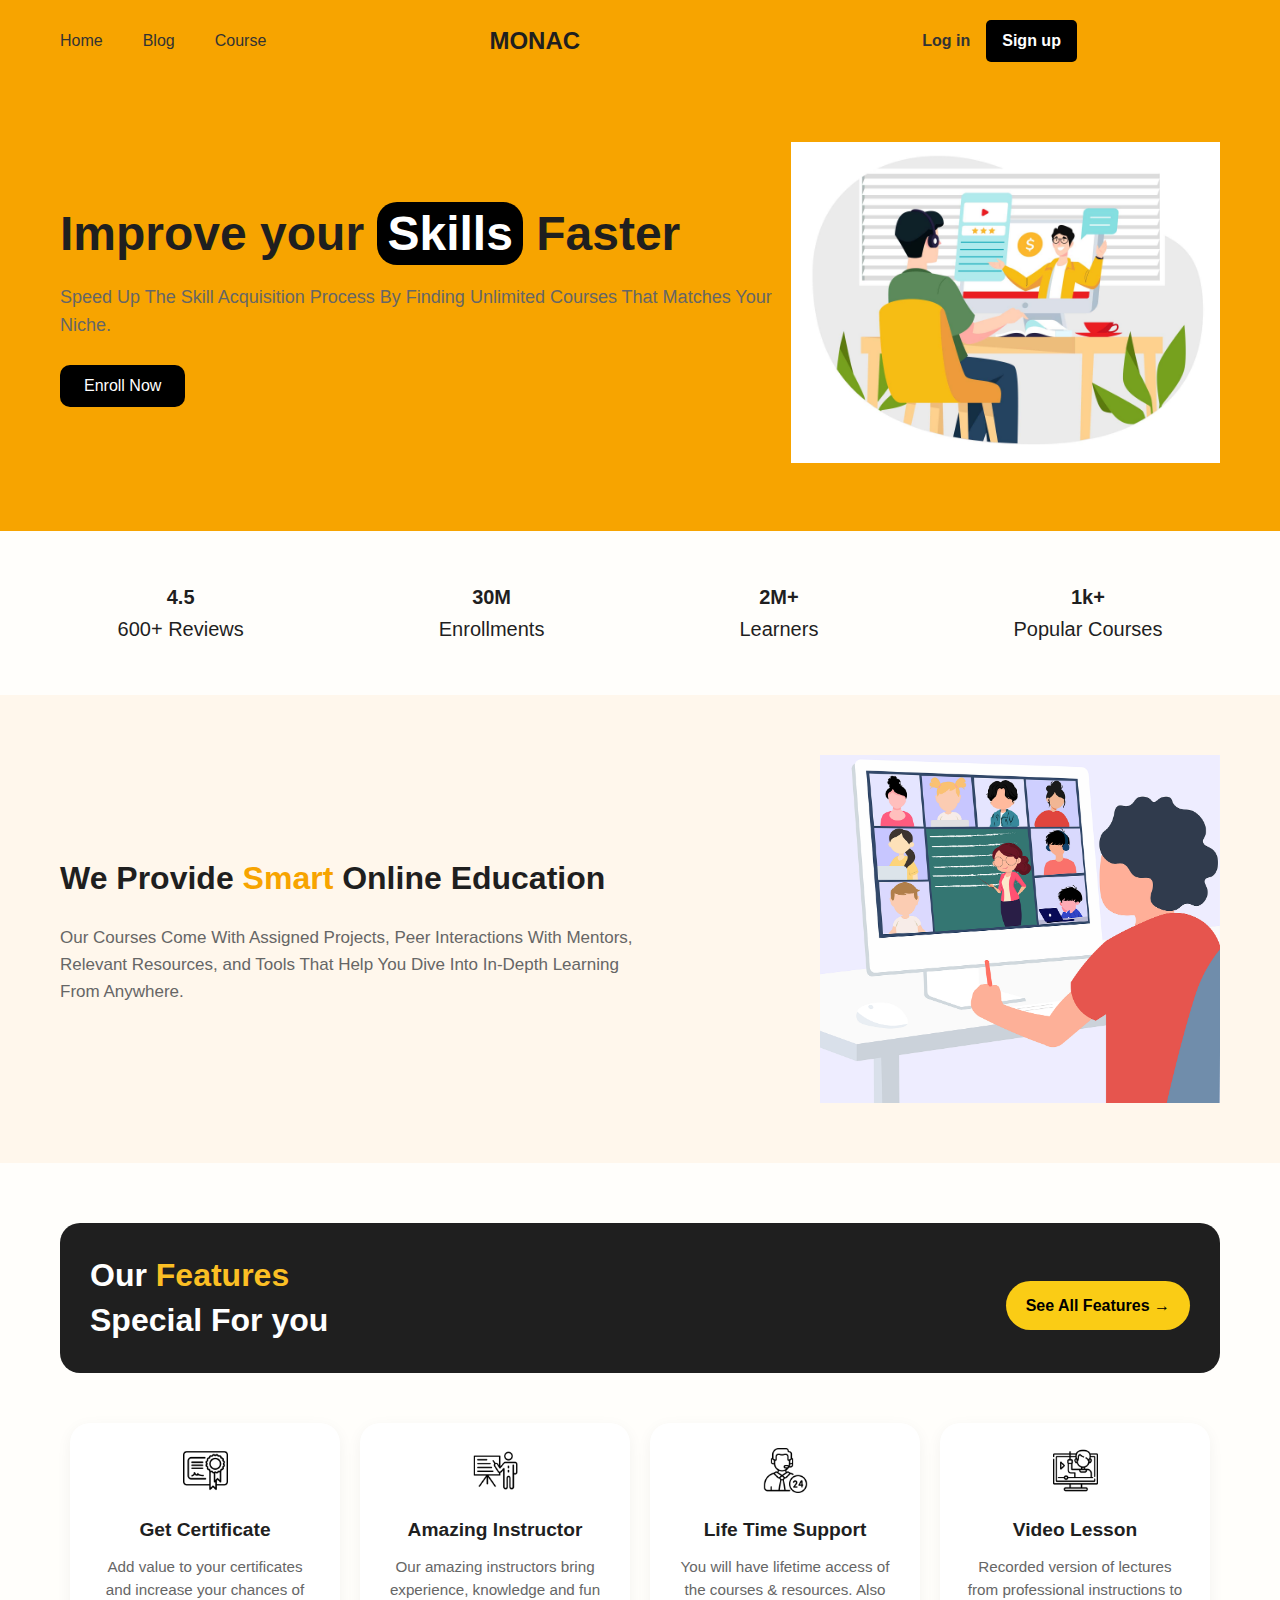
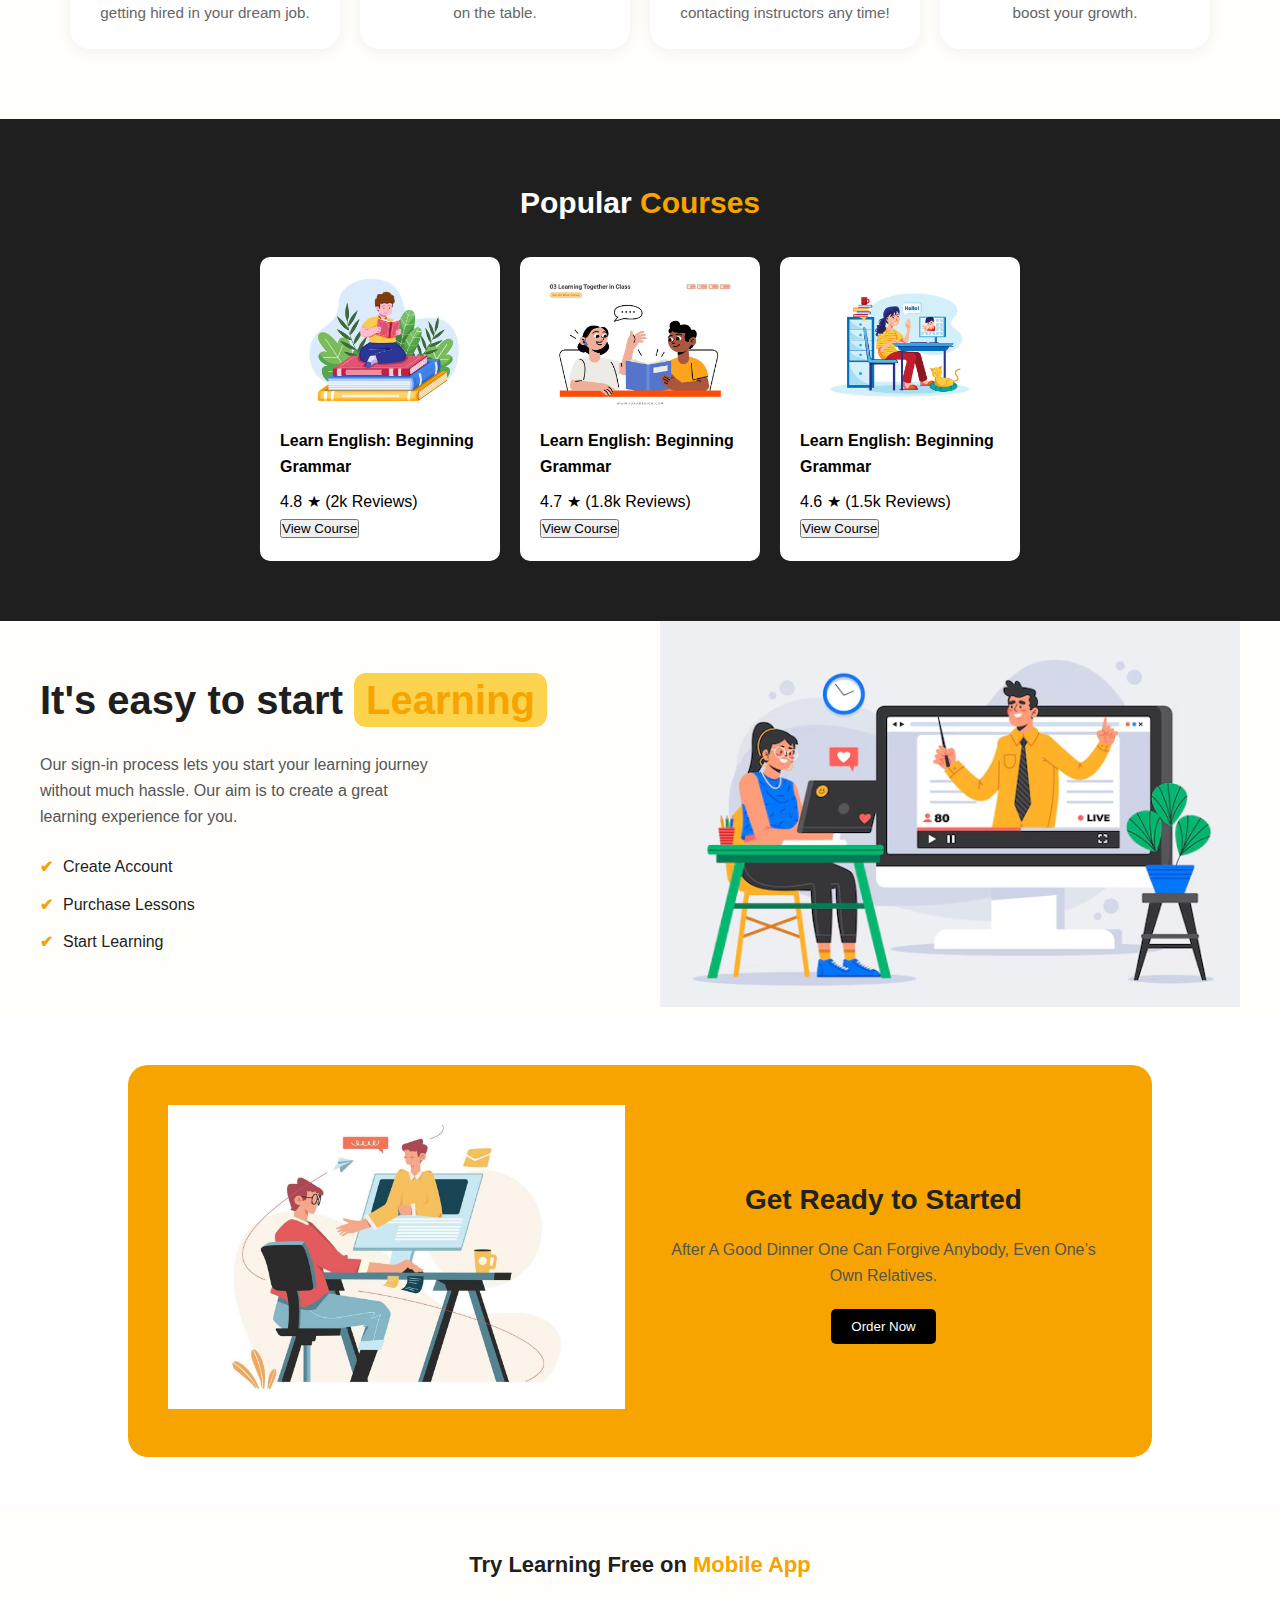
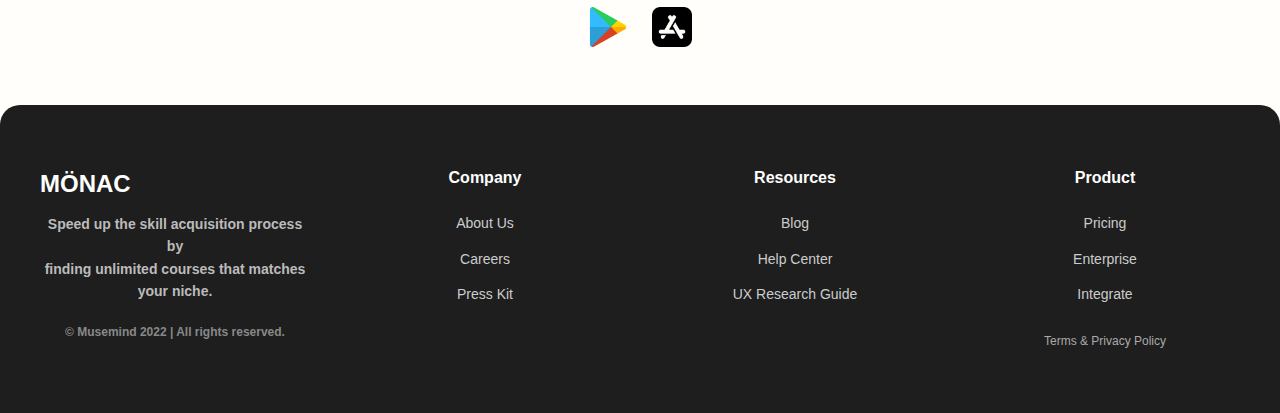
<file: index.html>
<!DOCTYPE html>
<html lang="en">
<head>
  <meta charset="UTF-8" />
  <meta name="viewport" content="width=device-width, initial-scale=1.0"/>
  <title>Online Learning</title>
  
  <link rel="stylesheet" href="css/style.css">
</head>
<body>

  <header>
    <nav>
      <div class="nav-left">
      
        <a href="#">Home</a>
        <a href="#">Blog</a>
        <a href="#">Course</a>
      
      </div>
    </nav>
  <div class="logo">MONAC</div>

    <div class="nav-right">
      <nav>
        <a href="#" class="login">Log in</a>
        <a href="#" class="signup">Sign up</a>
      </nav>
    </div>
  </header>
<main>
  <section class="hero">
    <div class="hero-text">
      <h1>Improve your <span>Skills</span> Faster</h1>
      <p>Speed Up The Skill Acquisition Process By Finding Unlimited Courses That Matches Your Niche.</p>
      <button>Enroll Now</button>
    </div>
    <div class="hero-img">
      <img src="images/Online-Learning-Vector-Illustration.jpg" alt="Learning">
    </div>
  </section>

  <section class="stats">
    <div><strong>4.5</strong><br>600+ Reviews</div>
    <div><strong>30M</strong><br>Enrollments</div>
    <div><strong>2M+</strong><br>Learners</div>
    <div><strong>1k+</strong><br>Popular Courses</div>
  </section>

  <section class="section">
    <div class="text">
      <h2>We Provide <span>Smart</span> Online Education</h2>
      <p>Our Courses Come With Assigned Projects, Peer Interactions With Mentors, Relevant Resources, and Tools That Help You Dive Into In-Depth Learning From Anywhere.</p>
    </div>
    <img src="images/education-5600987_1280.webp" alt="Online Education">
  </section>

  <section class="features">
   <div class="features-header">
     <h2><span>Our <em>Features</em></span><br>Special For you</h2>
     <a href="#" class="see-all-btn">See All Features →</a>
   </div>

  <div class="feature-grid">
    <div class="feature-item">
      <img src="images/certificate.png" alt="">
      <h4>Get Certificate</h4>
      <p>Add value to your certificates and increase your chances of getting hired in your dream job.</p>
    </div>
    <div class="feature-item">
      <img src="images/instructor.png" alt="">
      <h4>Amazing Instructor</h4>
      <p>Our amazing instructors bring experience, knowledge and fun on the table.</p>
    </div>
    <div class="feature-item">
      <img src="images/24-hours-support.png" alt="">
      <h4>Life Time Support</h4>
      <p>You will have lifetime access of the courses & resources. Also contacting instructors any time!</p>
    </div>
    <div class="feature-item">
      <img src="images/video.png" alt="">
      <h4>Video Lesson</h4>
      <p>Recorded version of lectures from professional instructions to boost your growth.</p>
    </div>
  </div>
</section>


  <section class="courses">
    <h2>Popular <span class="highlight">Courses</span></h2>
    <div class="course-grid">
      <div class="course-card">
        <img src="images/2be4d50c-e241-4f0b-a57e-93a131584760.avif" alt="Course 1">
        <h4>Learn English: Beginning Grammar</h4>
        <p>4.8 ★ (2k Reviews)</p>
        <button>View Course</button>
      </div>
      <div class="course-card">
        <img src="images/2da834f0-2cb7-434c-9e95-28a3eca926ed.avif" alt="Course 2">
        <h4>Learn English: Beginning Grammar</h4>
        <p>4.7 ★ (1.8k Reviews)</p>
        <button>View Course</button>
      </div>
      <div class="course-card">
        <img src="images/370c9390-4fd7-4ab3-83fd-8c3693960071.avif" alt="Course 3">
        <h4>Learn English: Beginning Grammar</h4>
        <p>4.6 ★ (1.5k Reviews)</p>
        <button>View Course</button>
      </div>
    </div>
  </section>

  <div class="container">
    <div class="left-section">
      <h1>It's easy to start <span class="highlight">Learning</span></h1>
      <p>Our sign-in process lets you start your learning journey without much hassle. Our aim is to create a great learning experience for you.</p>
      <ul class="steps">
        <li><span>✔</span> Create Account</li>
        <li><span>✔</span> Purchase Lessons</li>
        <li><span>✔</span> Start Learning</li>
      </ul>
    </div>
    <div class="right-section">
      <img src="images/online-tutorials-concept_52683-37480.avif" alt="">
    </div>
  </div>

  <section class="cta">
     <div class="cta-box">
    
    
       <div class="order">
         <img src="images/online-learning-and-home-schooling-vector.jpg" alt="Learning">
       </div>

     
    <div class="cta-text">
      <h3>Get Ready to Started</h3>
      <p>After A Good Dinner One Can Forgive Anybody, Even One’s Own Relatives.</p>
      <button>Order Now</button>
    </div>

  </div>
  </section>
  <section class="download">
    <h3>Try Learning Free on <span class="highlight">Mobile App</span></h3>
    <img src="images/playstore.png" alt="Google Play"  style="width: 40px; margin-bottom: 10px;">
    <img src="images/app-store.png" alt="App Store"  style="width: 40px; margin-bottom: 10px;">
  </section>
</main>
   <footer class="footer">
    <div class="footer-content">
      <div class="footer-section logo">
        <h2> MÖNAC</h2>
        <p>Speed up the skill acquisition process by<br> finding unlimited courses that matches your niche.</p>
        <p class="copyright">© Musemind 2022 | All rights reserved.</p>
      </div>

      <div class="footer-section">
        <h3>Company</h3>
        <ul>
          <li><a href="#">About Us</a></li>
          <li><a href="#">Careers</a></li>
          <li><a href="#">Press Kit</a></li>
        </ul>
      </div>

      <div class="footer-section">
        <h3>Resources</h3>
        <ul>
          <li><a href="#">Blog</a></li>
          <li><a href="#">Help Center</a></li>
          <li><a href="#">UX Research Guide</a></li>
        </ul>
      </div>

      <div class="footer-section">
        <h3>Product</h3>
        <ul>
          <li><a href="#">Pricing</a></li>
          <li><a href="#">Enterprise</a></li>
          <li><a href="#">Integrate</a></li>
        </ul>
        <p class="terms"><a href="#">Terms & Privacy Policy</a></p>
      </div>
    </div>
  </footer>
</body>
</html>
</file>
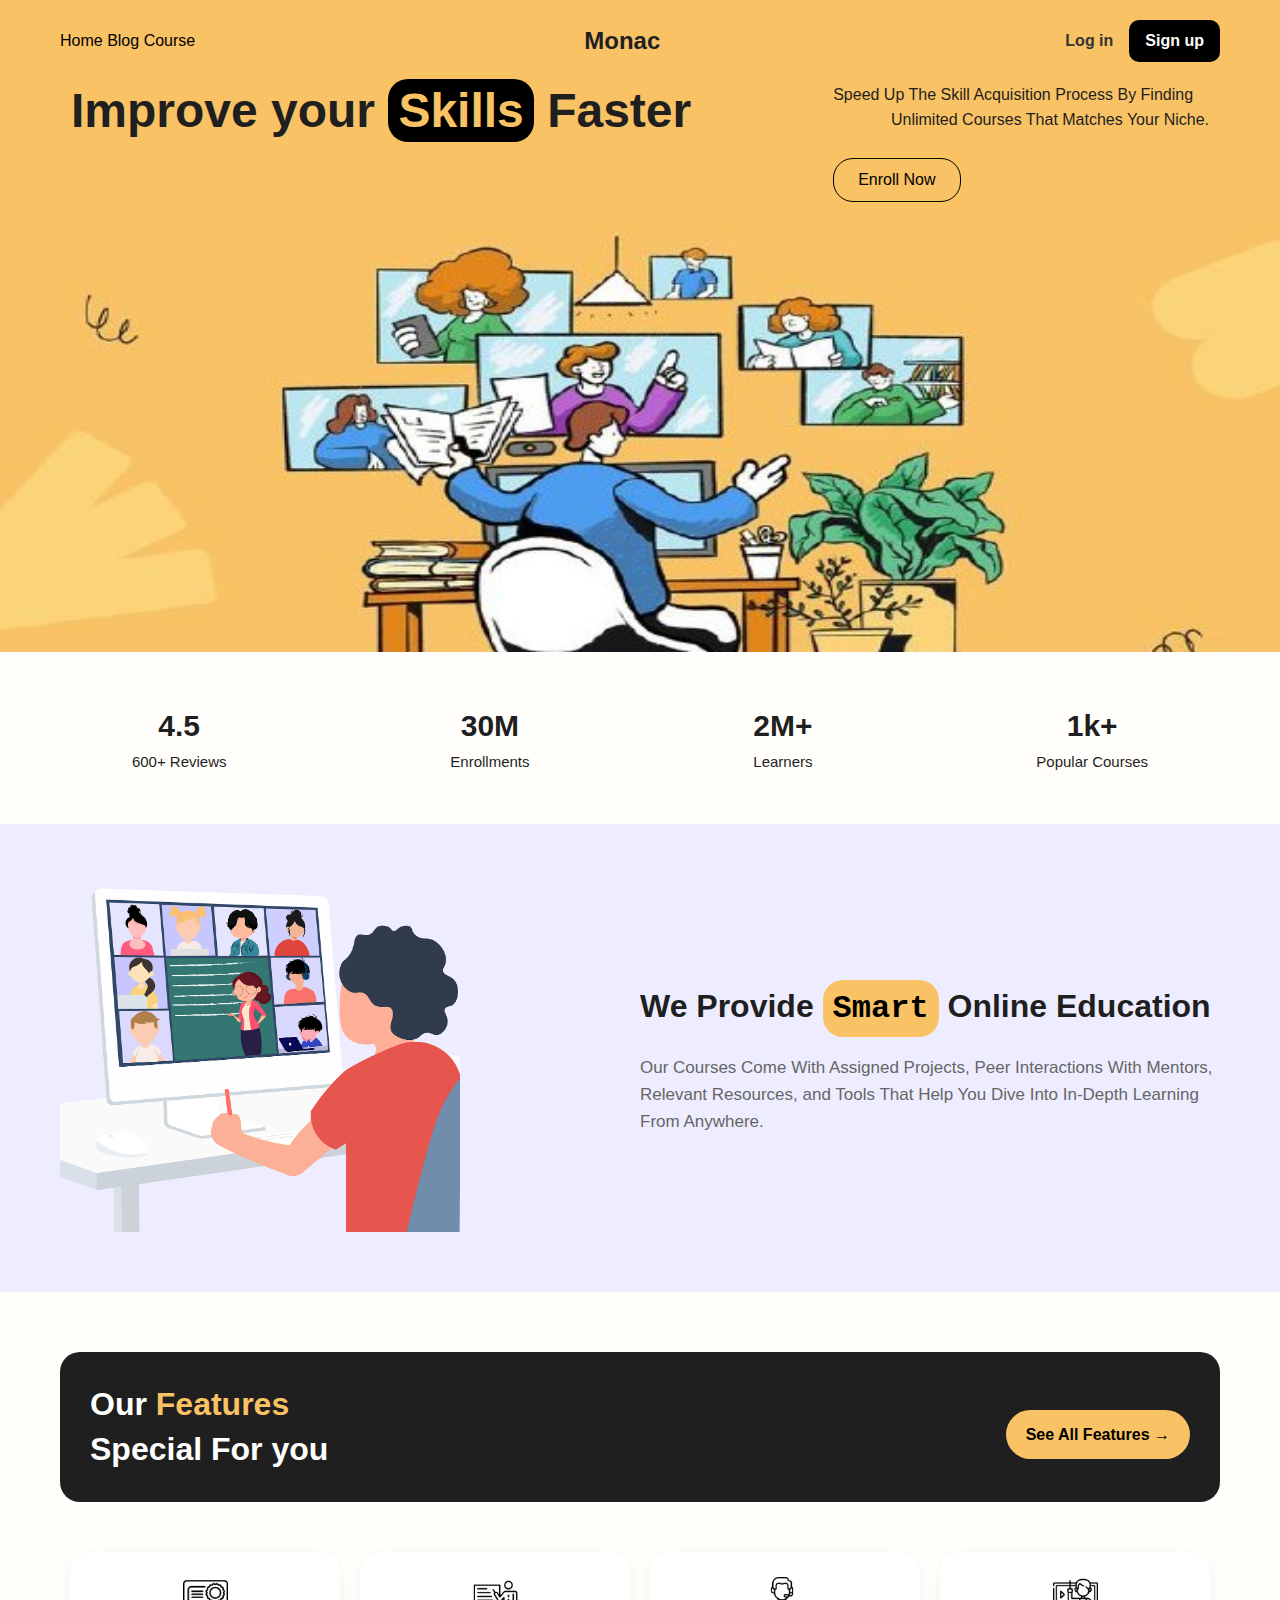
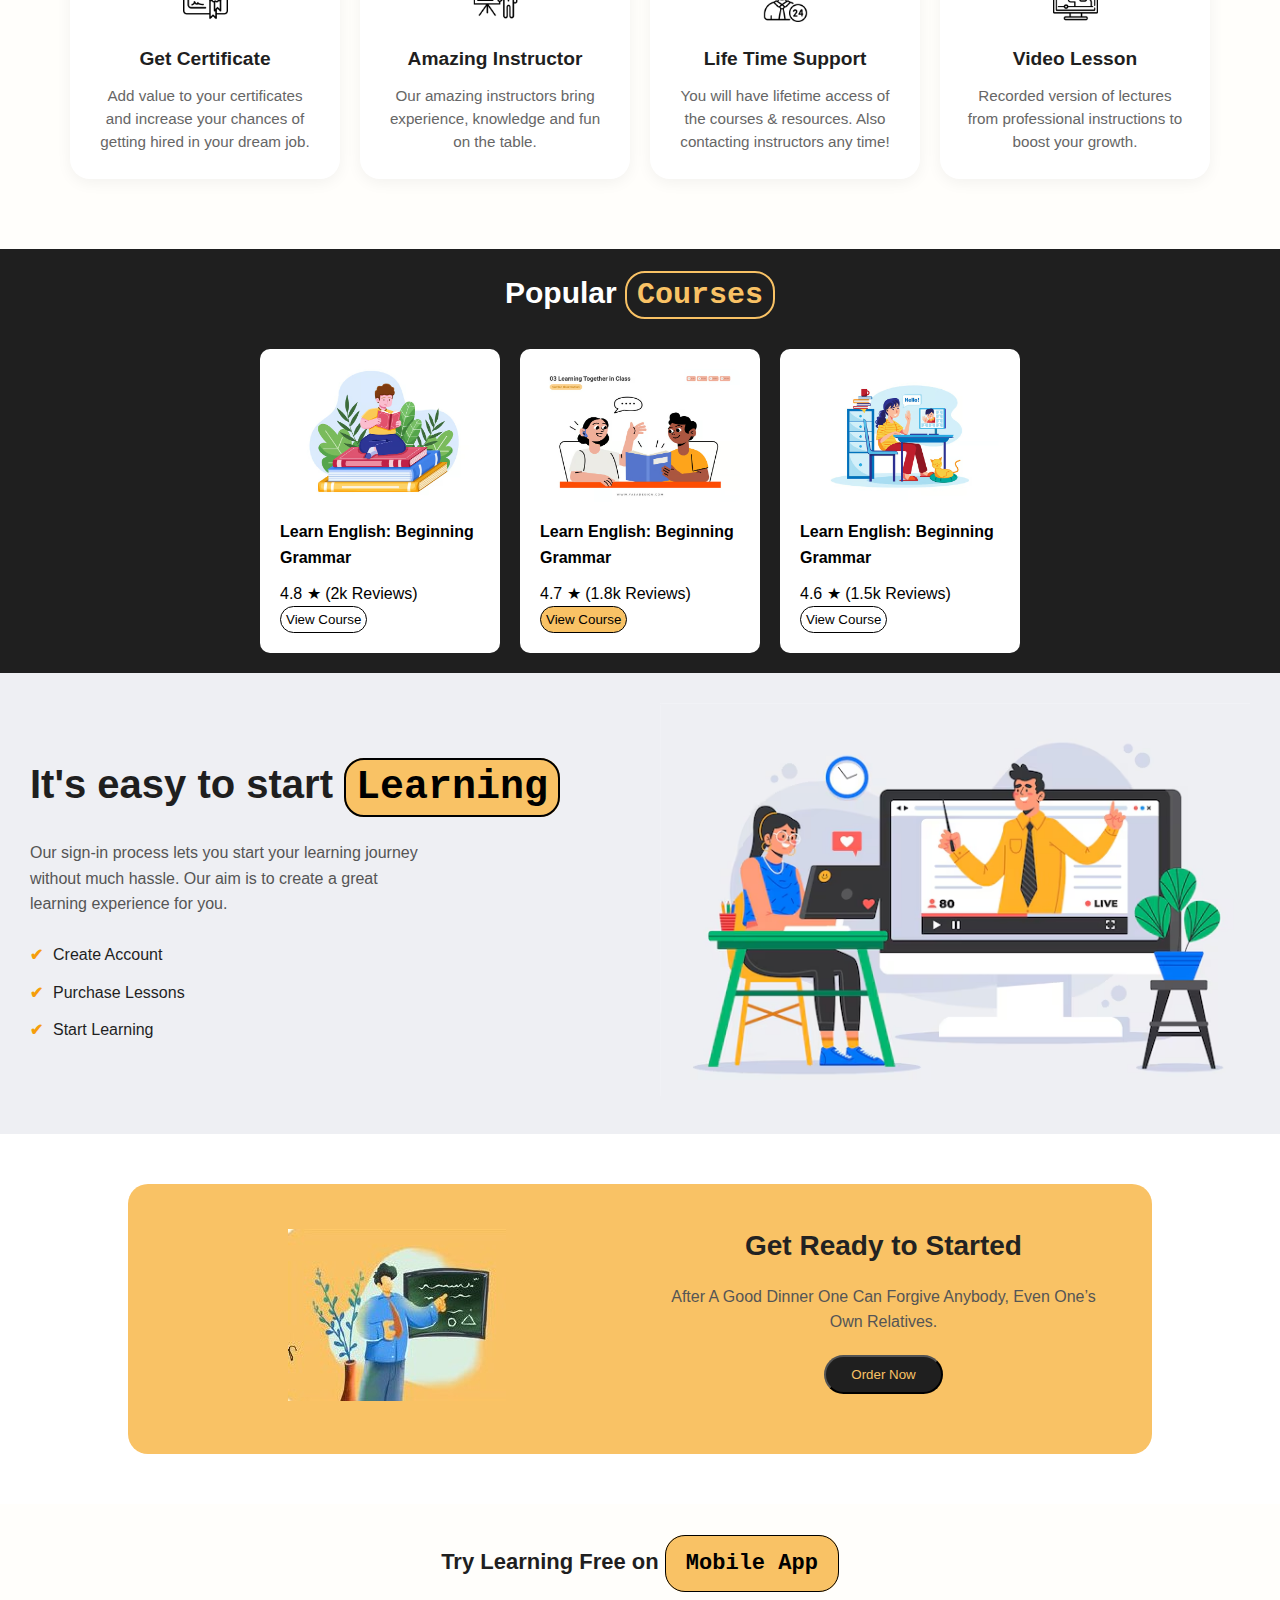
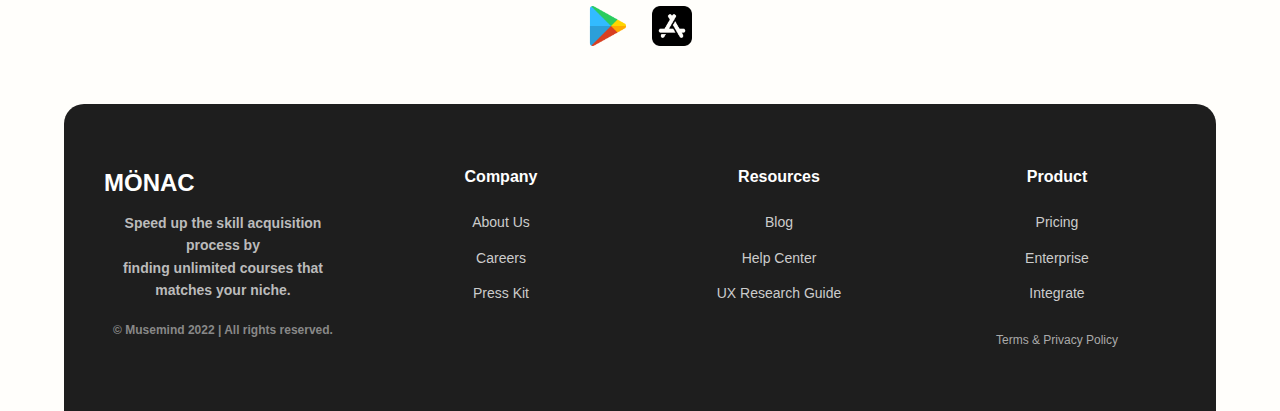
<file: Index (2).html>
<!DOCTYPE html>
<html lang="en">
<head>
    <meta charset="UTF-8">
    <meta name="viewport" content="width=device-width, initial-scale=1.0">
    <title>online learning
        
    </title>
    <link rel="stylesheet" href="css/style2.css">
</head>
<body>
    <header class="header">
        <nav>
            <div class="nav-left">
      
              <a href="#">Home</a>
              <a href="#">Blog</a>
              <a href="#">Course</a>
      
            </div>
        </nav>
        <div class="logo">Monac</div>
        <div class="button">
            <nav>
              <a href="#" class="login">Log in</a>
              <a href="#" class="signup">Sign up</a>
            </nav>
        </div>
    </header>
    <main>
        <section class="hero" >
            <div class="hero-text">
              <h1>Improve your <span>Skills</span> Faster</h1>

              <div>
                <pre>Speed Up The Skill Acquisition Process By Finding
             Unlimited Courses That Matches Your Niche.</pre>
                <button>Enroll Now</button>
              </div>
            </div>
            <div>
                <img src="images/photo_2025-08-05_04-34-16.jpg" alt=""  class="hero-img">
            </div>

        </section>
         <section class="stats">
              <div><strong>4.5</strong><br>600+ Reviews</div>
              <div><strong>30M</strong><br>Enrollments</div>
              <div><strong>2M+</strong><br>Learners</div>
              <div><strong>1k+</strong><br>Popular Courses</div>
         </section>
         <section class="section">
            <img src="images/education-5600987_1280.webp" alt="">
            <div class="text">
               <h2>We Provide <span>Smart</span> Online Education</h2>
               <p>Our Courses Come With Assigned Projects, Peer Interactions With Mentors, Relevant Resources, and Tools That Help You Dive Into In-Depth Learning From Anywhere.</p>
            </div>
         </section>
         <section class="features">
   <div class="features-header">
     <h2><span>Our <em>Features</em></span><br>Special For you</h2>
     <a href="#" class="see-all-btn">See All Features →</a>
   </div>

  <div class="feature-grid">
    <div class="feature-item">
      <img src="images/certificate.png" alt="">
      <h4>Get Certificate</h4>
      <p>Add value to your certificates and increase your chances of getting hired in your dream job.</p>
    </div>
    <div class="feature-item">
      <img src="images/instructor.png" alt="">
      <h4>Amazing Instructor</h4>
      <p>Our amazing instructors bring experience, knowledge and fun on the table.</p>
    </div>
    <div class="feature-item">
      <img src="images/24-hours-support.png" alt="">
      <h4>Life Time Support</h4>
      <p>You will have lifetime access of the courses & resources. Also contacting instructors any time!</p>
    </div>
    <div class="feature-item">
      <img src="images/video.png" alt="">
      <h4>Video Lesson</h4>
      <p>Recorded version of lectures from professional instructions to boost your growth.</p>
    </div>
  </div>
</section>
<section class="courses">
    <h2>Popular <span class="highlight">Courses</span></h2>
    <div class="course-grid">
      <div class="course-card">
        <img src="images/2be4d50c-e241-4f0b-a57e-93a131584760.avif" alt="Course 1">
        <h4>Learn English: Beginning Grammar</h4>
        <p>4.8 ★ (2k Reviews)</p>
        <button class="buttonhighlight">View Course</button>
      </div>
      <div class="course-card">
        <img src="images/2da834f0-2cb7-434c-9e95-28a3eca926ed.avif" alt="Course 2">
        <h4>Learn English: Beginning Grammar</h4>
        <p>4.7 ★ (1.8k Reviews)</p>
        <button class=" buttonhighlight2">View Course</button>
      </div>
      <div class="course-card">
        <img src="images/370c9390-4fd7-4ab3-83fd-8c3693960071.avif" alt="Course 3">
        <h4>Learn English: Beginning Grammar</h4>
        <p>4.6 ★ (1.5k Reviews)</p>
        <button class="buttonhighlight">View Course</button>
      </div>
    </div>
  </section>
   <div class="container">
    <div class="left-section">
      <h1>It's easy to start <span class="highlight1">Learning</span></h1>
      <p>Our sign-in process lets you start your learning journey without much hassle. Our aim is to create a great learning experience for you.</p>
      <ul class="steps">
        <li><span>✔</span> Create Account</li>
        <li><span>✔</span> Purchase Lessons</li>
        <li><span>✔</span> Start Learning</li>
      </ul>
    </div>
    <div class="right-section">
      <img src="images/online-tutorials-concept_52683-37480.avif" alt="">
    </div>
  </div>

  <section class="cta">
     <div class="cta-box">
    
    
       <div class="order">
         <img src="images/photo_2025-07-29_01-56-46.jpg" alt="Learning">
       </div>

     
    <div class="cta-text">
      <h3>Get Ready to Started</h3>
      <p>After A Good Dinner One Can Forgive Anybody, Even One’s Own Relatives.</p>
      <button class="Button">Order Now</button>
    </div>

  </div>
  </section>
  <section class="download">
    <h3>Try Learning Free on <span class="highlight3">Mobile App</span></h3>
    <img src="images/playstore.png" alt="Google Play"  style="width: 40px; margin-bottom: 10px;">
    <img src="images/app-store.png" alt="App Store"  style="width: 40px; margin-bottom: 10px;">
  </section>
    </main>
    <footer class="footer">
    <div class="footer-content">
      <div class="footer-section logo">
        <h2> MÖNAC</h2>
        <p>Speed up the skill acquisition process by<br> finding unlimited courses that matches your niche.</p>
        <p class="copyright">© Musemind 2022 | All rights reserved.</p>
      </div>

      <div class="footer-section">
        <h3>Company</h3>
        <ul>
          <li><a href="#">About Us</a></li>
          <li><a href="#">Careers</a></li>
          <li><a href="#">Press Kit</a></li>
        </ul>
      </div>

      <div class="footer-section">
        <h3>Resources</h3>
        <ul>
          <li><a href="#">Blog</a></li>
          <li><a href="#">Help Center</a></li>
          <li><a href="#">UX Research Guide</a></li>
        </ul>
      </div>

      <div class="footer-section">
        <h3>Product</h3>
        <ul>
          <li><a href="#">Pricing</a></li>
          <li><a href="#">Enterprise</a></li>
          <li><a href="#">Integrate</a></li>
        </ul>
        <p class="terms"><a href="#">Terms & Privacy Policy</a></p>
      </div>
    </div>
  </footer>
</body>
</html>
</file>
<file: css/style.css>
* {
  margin: 0;
  padding: 0;
  box-sizing: border-box;
  font-family: 'Segoe UI', sans-serif;
}

body {
  background-color: #fffefb;
  color: #1f1f1f;
  line-height: 1.6;
}

header {
  padding: 20px 60px;
  display: flex;
  align-items: center;
  background: #f7a400;
  justify-content: space-around;
}


.nav-left,
.nav-right {
  flex: 1;
  display: flex;
  align-items: center;
  justify-content: space-around;
}

.nav-left a {
  margin-right: 40px;
  text-decoration: none;
  color: #333;
  font-weight: 500;
}
.nav-left a:hover{
  color: #e6e6e6;
}

.nav-right a {
  margin-right: 0px;
  text-decoration: none;
  padding: 8px 16px;
  border-radius: 5px;
  font-weight: bold;
  
  
}

.nav-right .login {
  color: #333;
  float: left;
}

.nav-right .signup {
  background-color: #000;
  color: #fff;
  float: left;
}

.logo {
  flex: 1;
  text-align: center;
  font-size: 24px;
  font-weight: bold;
}

.hero {
  display: flex;
  align-items: center;
  justify-content: space-between;
  padding: 60px;
  background-color: #f7a400;
}


.hero-text h1 {
  font-size: 48px;
  line-height: 1.2;
}

.hero-text h1 span {
  background-color: #000;
  color: #fff;
  padding: 5px 10px;
  border-radius: 20px;
}

.hero-text p {
  margin-top: 20px;
  font-size: 18px;
  color: #666;
}

.hero-text button {
  margin-top: 25px;
  padding: 12px 24px;
  font-size: 16px;
  border: none;
  background-color: #000;
  color: #fff;
  border-radius: 10px;
  
}

.hero-img img {
  width: 450px;
  max-width: 100%;
}

.stats {
  display: flex;
  justify-content: space-around;
  padding: 50px 20px;
  text-align: center;
}

.stats div {
  font-size: 20px;
}

.section {
  display: flex;
  align-items: center;
  justify-content: space-between;
  padding: 60px;
  background-color: #fff7ec ;
}

.section .text {
  max-width: 50%;
}

.section .text h2 {
  font-size: 32px;
  margin-bottom: 20px;
}

.section .text h2 span {
  color: #f7a400;
}

.section .text p {
  color: #666;
  font-size: 17px;
}

.section img {
  width: 400px;
  max-width: 100%;
}

.features {
  padding: 60px 20px;
  max-width: 1200px;
  margin: auto;
  font-family:  sans-serif;
}


.features-header {
  background-color: #1f1f1f;
  color: white;
  padding: 30px;
  border-radius: 20px;
  margin-bottom: 40px;
  display: flex;
  justify-content: space-between;
  align-items: center;
  flex-wrap: wrap;
}

.features-header h2 {
  font-size: 2rem;
  line-height: 1.4;
}

.features-header h2 em {
  color: #fbbf24; 
  font-style: normal;
}

.see-all-btn {
  background-color: #facc15;
  padding: 12px 20px;
  color: black;
  border-radius: 30px;
  text-decoration: none;
  font-weight: bold;
  margin-top: 15px;
}

.feature-grid {
  display: flex;
  flex-wrap: wrap;
  justify-content: center;
}

.feature-item {
  background-color: #fff;
  border-radius: 20px;
  padding: 25px;
  text-align: center;
  box-shadow: 0 4px 15px rgba(0,0,0,0.05);
  transition: transform 0.3s ease;
  flex: 1 1 250px; 
  margin: 10px;
}

.feature-item:hover {
  transform: translateY(-5px);
}

.feature-item img {
  width: 45px;
  margin-bottom: 15px;
}

.feature-item h4 {
  font-size: 1.2rem;
  margin-bottom: 10px;
}

.feature-item p {
  color: #666;
  font-size: 0.95rem;
  line-height: 1.5;
}

.courses {
  padding: 60px;
  background-color: #1f1f1f;
  color: white;
  text-align: center;
}

.courses h2 {
  font-size: 30px;
  margin-bottom: 30px;
}

.highlight {
  color: #f7a400;
}

.course-grid {
  display: flex;
  justify-content: center;
  gap: 20px;
  flex-wrap: wrap;
}

.course-card {
  background: white;
  color: black;
  padding: 20px;
  border-radius: 10px;
  width: 240px;
  text-align: left;
}

.course-card img {
  width: 100%;
  border-radius: 8px;
}

.course-card h4 {
  margin: 10px 0;
}

.cta {
  padding: 60px;
  text-align: center;
}

.cta-box {
  background: #f7a400;
  padding: 40px;
  border-radius: 20px;
  display: inline-block;
}

.cta-box h3 {
  color: white;
  font-size: 24px;
  margin-bottom: 10px;
}

.cta-box button {
  background-color: #000;
  color: white;
  border: none;
  padding: 12px 24px;
  margin-top: 10px;
  border-radius: 6px;
  
}

.download {
  text-align: center;
  padding: 40px;
}

.download h3 {
  font-size: 22px;
  margin-bottom: 15px;
}

.download img {
  width: 140px;
  margin: 10px;
}

footer {
  background: #1f1f1f;
  color: white;
  padding: 40px;
  text-align: center;
}

.cta {
  padding: 50px 10%;
  background-color: white;
}


.cta-box {
  display: flex;
  align-items: center;
  justify-content: space-between;
  gap: 30px;
}


.order {
  flex: 1;
}

.order img {
  max-width: 100%;
  height: auto;
}


.cta-text {
  flex: 1;
}

.cta-text h3 {
  font-size: 28px;
  margin-bottom: 15px;
  color: #222;
}

.cta-text p {
  font-size: 16px;
  line-height: 1.6;
  color: #555;
}

.cta-text button {
  margin-top: 20px;
  padding: 10px 20px;
  background-color:black;
  color: white;
  border: none;
  border-radius: 5px;
  
}

.cta-text button:hover {
  background-color: #0056b3;
}
.footer {
  background-color: #1e1e1e;
  color: #e6e6e6;
  padding: 60px 40px;
  border-top-left-radius: 20px;
  border-top-right-radius: 20px;
}

.footer-content {
  display: flex;
  justify-content: space-between;
  flex-wrap: wrap;
  gap: 40px;
  max-width: 1200px;
  margin: auto;
}

.footer-section {
  flex: 1;
  min-width: 200px;
}

.footer-section h3 {
  font-size: 16px;
  margin-bottom: 20px;
  color: #ffffff;
}

.footer-section ul {
  list-style: none;
  padding: 0;
}

.footer-section ul li {
  margin-bottom: 10px;
}

.footer-section ul li a {
  text-decoration: none;
  color: #cccccc;
  font-size: 14px;
  transition: color 0.3s;
}

.footer-section ul li a:hover {
  color: #ffffff;
}

.logo h2 {
  font-size: 24px;
  color: white;
  margin-bottom: 10px;
  display: flex;
  align-items: center;
  gap: 10px;
}

.logo-img {
  height: 24px;
  width: 24px;
}

.logo p {
  font-size: 14px;
  line-height: 1.6;
  color: #bbbbbb;
}

.terms {
  margin-top: 20px;
}

.terms a {
  font-size: 12px;
  color: #aaaaaa;
  text-decoration: none;
}

.terms a:hover {
  color: #ffffff;
}

.footer .copyright {
  font-size: 12px;
  margin-top: 20px;
  color: #888888;
}
.container {
  display: flex;
  justify-content: space-between;
  align-items: center;
  gap: 40px;
  max-width: 1200px;
  margin: auto;
  flex-wrap: wrap;
}

.left-section {
  flex: 1;
  min-width: 300px;
}

.left-section h1 {
  font-size: 2.5rem;
  margin-bottom: 20px;
}

.left-section .highlight {
  background-color: #fcd34d;
  padding: 5px 12px;
  border-radius: 12px;
  font-weight: bold;
}

.left-section p {
  font-size: 1rem;
  line-height: 1.6;
  margin-bottom: 25px;
  color: #555;
  max-width: 400px;
}

.steps {
  list-style: none;
}

.steps li {
  font-size: 1rem;
  margin-bottom: 12px;
  display: flex;
  align-items: center;
}

.steps span {
  color: #f59e0b;
  font-weight: bold;
  margin-right: 10px;
}

.right-section {
  flex: 1;
  min-width: 300px;
  text-align: center;
}

.right-section img {
  max-width: 100%;
  height: auto;
}
</file>
<file: css/style2.css>
* {
  margin: 0;
  padding: 0;
  box-sizing: border-box;
  font-family: 'Segoe UI', sans-serif;
}

body {
  background-color: #fffefb;
  color: #1f1f1f;
  line-height: 1.6;
}
header {
  padding: 20px 60px;
  display: flex;
  align-items: center;
  background:#f9c265;
  justify-content: space-between;
}
.nav-left a{
    text-decoration: none;
    color: black;
    font-weight: 500;


}
.logo{
    text-align: center;
   font-size: 24px;
   font-weight: bold;
}
.button a {
  
  text-decoration: none;
  padding: 8px 16px;
  
  border-radius: 5px;
  font-weight: bold;
  
  
}
.nav-left a:hover{
    color: white;

}
.button .login {
  color: #333;
  float: left;
  gap: 5px;
}
.button.login a:hover{
    color: white;
}
.button .signup {
  background-color: #000;
  color: #fff;
  float: left;
  border-radius: 10px;
}
.button .signup:hover{
    color: white;
}

.hero-text{
    display: flex;
    justify-content: space-around;
    background-color: #f9c265;
}
.hero-text h1 {
  font-size: 48px;
  line-height: 1.2;
}

.hero-text h1 span {
  background-color: #000;
  color:#f9c265 ;
  padding: 5px 10px;
  border-radius: 20px;
}
.hero-img{
    width: 100%;
  height: 450px;
  display: block;
}

.hero-text p {
  margin-top: 20px;
  font-size: 18px;
  color: #666;
}

.hero-text button {
  margin-top: 25px;
  padding: 12px 24px;
  font-size: 16px;
  
  background-color: #f9c265;
  color: black;
  border-radius: 20px;
  border: 1px solid black;
  align-items: center;
  
}
.stats {
  display: flex;
  justify-content: space-around;
  padding: 50px 20px;
  text-align: center;
}
.stats strong{
    font-size: 30px;
}

.stats div {
  font-size: 15px;
}
.section {
  display: flex;
  align-items: center;
  justify-content: space-between;
  padding: 60px;
  background-color: #eeedff;
}

.section .text {
  max-width: 50%;
}

.section .text h2 {
  font-size: 32px;
  margin-bottom: 20px;
}

.section .text h2 span {
  color:#000;
  background-color: #f9c265;
  border-radius: 20px;
  font-family: 'Courier New', Courier, monospace;
  padding: 10px;
}

.section .text p {
  color: #666;
  font-size: 17px;
}

.section img {
  width: 400px;
  max-width: 100%;
}
.features {
  padding: 60px 20px;
  max-width: 1200px;
  margin: auto;
  font-family:  sans-serif;
}


.features-header {
  background-color: #1f1f1f;
  color: white;
  padding: 30px;
  border-radius: 20px;
  margin-bottom: 40px;
  display: flex;
  justify-content: space-between;
  align-items: center;
  flex-wrap: wrap;
}

.features-header h2 {
  font-size: 2rem;
  line-height: 1.4;
}

.features-header h2 em {
  color:#f9c265; 
  font-style: normal;
}

.see-all-btn {
  background-color: #f9c265;
  padding: 12px 20px;
  color: black;
  border-radius: 30px;
  text-decoration: none;
  font-weight: bold;
  margin-top: 15px;
}

.feature-grid {
  display: flex;
  flex-wrap: wrap;
  justify-content: center;
}

.feature-item {
  background-color: #fff;
  border-radius: 20px;
  padding: 25px;
  text-align: center;
  box-shadow: 0 4px 15px rgba(0,0,0,0.05);
  transition: transform 0.3s ease;
  flex: 1 1 250px; 
  margin: 10px;
}

.feature-item:hover {
  transform: translateY(-5px);
}

.feature-item img {
  width: 45px;
  margin-bottom: 15px;
}

.feature-item h4 {
  font-size: 1.2rem;
  margin-bottom: 10px;
}

.feature-item p {
  color: #666;
  font-size: 0.95rem;
  line-height: 1.5;
}
.courses {
  padding: 60px;
  background-color: #1f1f1f;
  color: white;
  text-align: center;
  padding: 20px;
}

.courses h2 {
  font-size: 30px;
  margin-bottom: 30px;
}
.buttonhighlight{
    color:black;
  border-radius: 20px ;
  border: 1px solid black; 
   padding: 5px 5px;
   background-color: white;

}
.buttonhighlight2{
    color:black;
  border-radius: 20px ;
  border: 1px solid black; 
   padding: 5px 5px;
   background-color: #f9c265;
}
.highlight {
  color:#f9c265;
  border-radius: 20px ;
  border: 2px solid #f9c265; 
   padding: 5px 10px;
  
  background-color:#1f1f1f;
  font-family: 'Courier New', Courier, monospace;
}

.course-grid {
  display: flex;
  justify-content: center;
  gap: 20px;
  flex-wrap: wrap;
}

.course-card {
  background: white;
  color: black;
  padding: 20px;
  border-radius: 10px;
  width: 240px;
  text-align: left;
}

.course-card img {
  width: 100%;
  border-radius: 8px;
}

.course-card h4 {
  margin: 10px 0;
}
.container {
  
  display: flex;
  justify-content: space-between;
  align-items: center;
  gap: 40px;
  
  padding: 30px;
  
  
  background-color: #eeeff3;
}

.left-section {
  flex: 1;
  min-width: 300px;
}

.left-section h1 {
  font-size: 2.5rem;
  margin-bottom: 20px;
}

.left-section .highlight {
  background-color: #fcd34d;
  padding: 5px 12px;
  border-radius: 12px;
  font-weight: bold;
}

.left-section p {
  font-size: 1rem;
  line-height: 1.6;
  margin-bottom: 25px;
  color: #555;
  max-width: 400px;
}

.steps {
  list-style: none;
}

.steps li {
  font-size: 1rem;
  margin-bottom: 12px;
  display: flex;
  align-items: center;
}

.steps span {
  color: #f59e0b;
  font-weight: bold;
  margin-right: 10px;
}

.right-section {
  flex: 1;
  min-width: 300px;
  text-align: center;
}

.right-section img {
  max-width: 100%;
  height: auto;
}
.highlight1{
    color:black;
  border-radius: 20px ;
  border: 2px solid black; 
   padding: 5px 10px;
  
  background-color:#f9c265;
  font-family: 'Courier New', Courier, monospace;

}
.cta {
  padding: 60px;
  text-align: center;
}

.cta-box {
  background: #f9c265;
  padding: 40px;
  border-radius: 20px;
  display: inline-block;
}

.cta-box h3 {
  color: white;
  font-size: 24px;
  margin-bottom: 10px;
}

.cta-box button {
  color:#f9c265;
  border-radius: 20px ;
  
   padding: 10px 25px;
   margin: 20px;
  
  background-color:#1f1f1f;
  
  
}

.download {
  text-align: center;
  padding: 40px;
}

.download h3 {
  font-size: 22px;
  margin-bottom: 15px;
}

.download img {
  width: 140px;
  margin: 10px;
}
.highlight3{
    background-color: #f9c265;
    border: 1px solid black;
    border-radius: 20px;
    color: #000;
    padding: 15px 20px;
    font-family: 'Courier New', Courier, monospace;
}

footer {
  background: #1f1f1f;
  color: white;
  padding: 40px;
  text-align: center;
}

.cta {
  padding: 50px 10%;
  background-color: white;
}


.cta-box {
  display: flex;
  align-items: center;
  justify-content: space-between;
  gap: 30px;
}


.order {
  flex: 1;
}

.order img {
  max-width: 100%;
  height: auto;
}


.cta-text {
  flex: 1;
}


.cta-text h3 {
  font-size: 28px;
  margin-bottom: 15px;
  color: #222;
}


.cta-text p {
  font-size: 16px;
  line-height: 1.6;
  color: #555;
}

 .cta-text.Button{
     color:#f9c265;
  border-radius: 20px ;
  
   padding: 5px 10px;
  
  background-color:#1f1f1f;
  

}



.footer {
  background-color: #1e1e1e;
  color: #e6e6e6;
  padding: 60px 40px;
  border-top-left-radius: 20px;
  border-top-right-radius: 20px;
  width: 90%;
  margin: auto;
}

.footer-content {
  display: flex;
  justify-content: space-around;
  flex-wrap: wrap;
  gap: 40px;
  max-width: 1200px;
  margin: auto;
}

.footer-section {
  flex: 1;
  min-width: 200px;
}

.footer-section h3 {
  font-size: 16px;
  margin-bottom: 20px;
  color: #ffffff;
}

.footer-section ul {
  list-style: none;
  
}

.footer-section ul li {
  margin-bottom: 10px;
}

.footer-section ul li a {
  text-decoration: none;
  color: #cccccc;
  font-size: 14px;
  transition: color 0.3s;
}

.footer-section ul li a:hover {
  color: #ffffff;
}

.logo h2 {
  font-size: 24px;
  color: white;
  margin-bottom: 10px;
  display: flex;
  align-items: center;
  gap: 10px;
}

.logo-img {
  height: 24px;
  width: 24px;
}

.logo p {
  font-size: 14px;
  line-height: 1.6;
  color: #bbbbbb;
}

.terms {
  margin-top: 20px;
}

.terms a {
  font-size: 12px;
  color: #aaaaaa;
  text-decoration: none;
}

.terms a:hover {
  color: #ffffff;
}

.footer .copyright {
  font-size: 12px;
  margin-top: 20px;
  color: #888888;
}


@media screen and (max-width: 600px) {
  body {
    background-color: #fffefb;
    color: #1f1f1f;
    font-size: 16px;
  }

  
  header {
    flex-direction: column;
    align-items: center;
    padding: 20px 10px;
    background-color: #f9c265;
    gap: 10px;
  }

  .nav-left {
    display: flex;
    flex-direction: column;
    gap: 8px;
  }

  .nav-left a {
    font-size: 16px;
    padding: 8px;
    border-radius: 8px;
    background:#f9c265;
  }

  .button {
    display: flex;
    flex-direction: column;
    gap: 10px;
  }

  .button a {
    text-align: center;
    padding: 10px;
    border-radius: 8px;
  }

  .button .signup {
    background-color: #000;
    color: #fff;
  }

  
  .hero-text {
    flex-direction: column;
    text-align: center;
    padding: 20px;
    background-color: #f9c265;
    border-radius: 12px;
  }

  .hero-text h1 {
    font-size: 24px;
    line-height: 1.4;
  }

  .hero-img {
    width: 100%;
    height: auto;
    border-radius: 12px;
  }

  .hero-text p {
    font-size: 14px;
    color: #444;
  }

  
  .stats {
    flex-direction: column;
    gap: 15px;
    padding: 20px;
    background-color: #fff;
    border-radius: 12px;
  }

  
  .section {
    flex-direction: column;
    text-align: center;
    padding: 20px;
    gap: 15px;
  }

  .section img {
    width: 100%;
    border-radius: 12px;
  }

  
  .feature-grid {
    flex-direction: column;
    gap: 15px;
  }

  .feature-item {
    padding: 20px;
    border-radius: 12px;
    background-color: #fff;
  }

  
  .course-grid {
    flex-direction: column;
    gap: 15px;
  }

  .course-card {
    width: 100%;
    border-radius: 12px;
  }

  
  .container {
    flex-direction: column;
    text-align: center;
    gap: 20px;
    background-color: #fff;
    border-radius: 12px;
  }

  
  .cta-box {
    flex-direction: column;
    gap: 15px;
    padding: 20px;
    border-radius: 12px;
    background-color: #f9c265;
  }

  
  .footer-content {
    flex-direction: column;
    gap: 20px;
    text-align: center;
  }

  .footer-section {
    width: 100%;
  }
}
</file>
